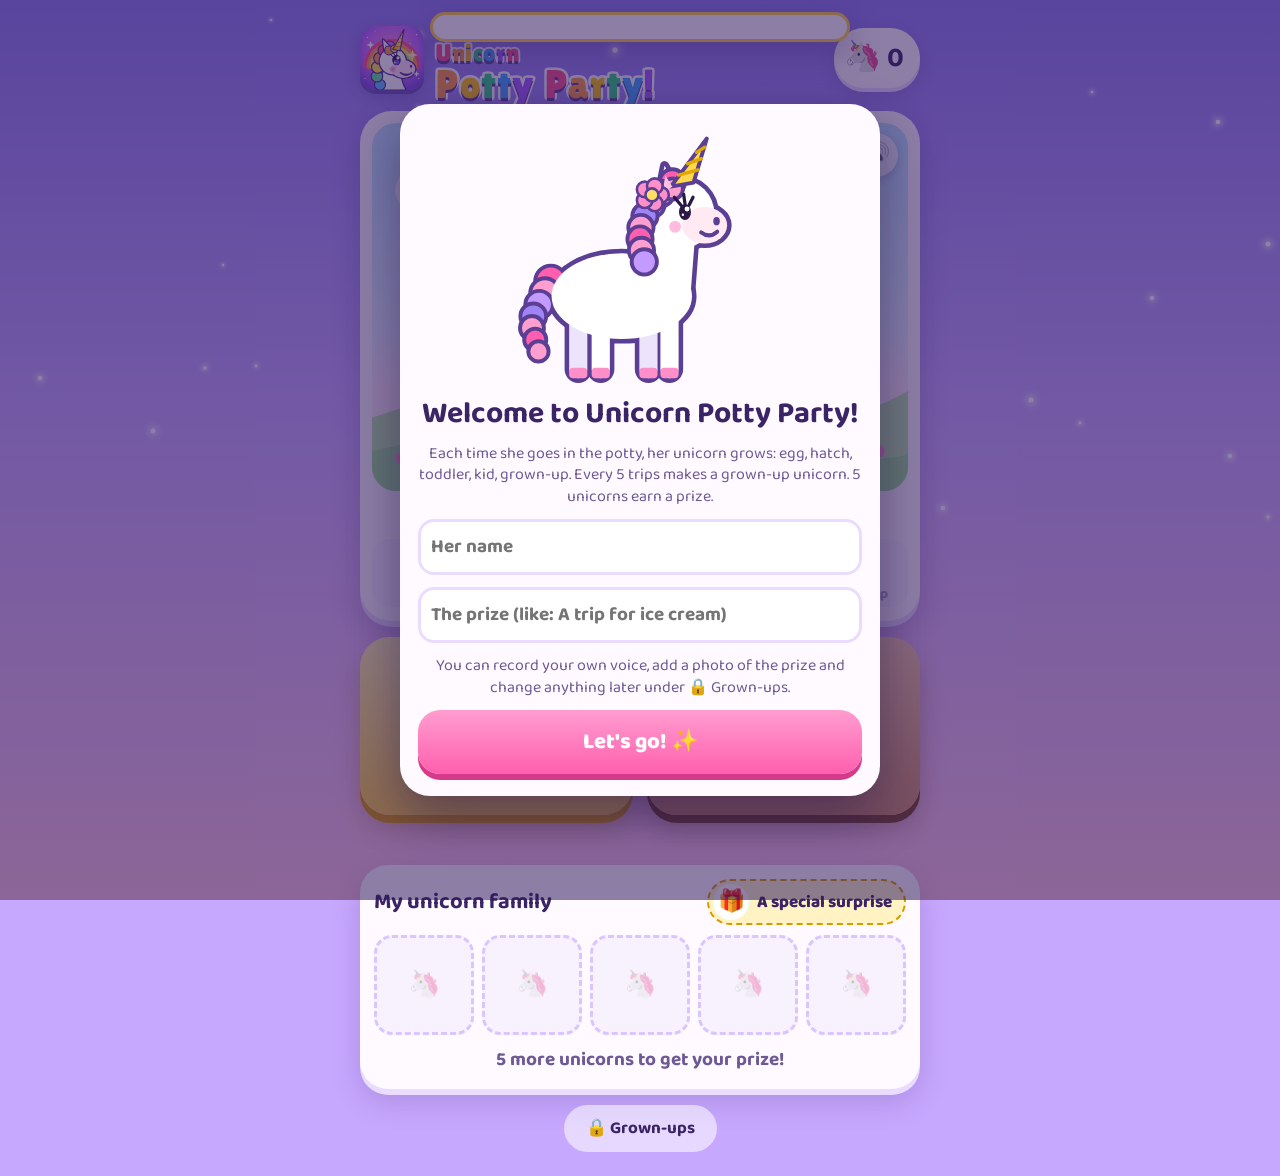
<file: potty-unicorns/index.html>
<!doctype html>
<html lang="en">
<head>
  <meta charset="utf-8" />
  <meta name="viewport" content="width=device-width, initial-scale=1, viewport-fit=cover, user-scalable=no" />
  <title>Unicorn Potty Party</title>
  <meta name="description" content="A sparkly potty training tracker: every trip to the potty grows a baby unicorn, and five grown-up unicorns earn a prize." />
  <meta name="theme-color" content="#b9a2ff" />
  <meta name="apple-mobile-web-app-capable" content="yes" />
  <meta name="mobile-web-app-capable" content="yes" />
  <meta name="apple-mobile-web-app-status-bar-style" content="default" />
  <meta name="apple-mobile-web-app-title" content="Potty Party" />
  <link rel="manifest" href="manifest.webmanifest" />
  <link rel="icon" href="icons/icon.svg" type="image/svg+xml" />
  <link rel="apple-touch-icon" href="icons/apple-touch-icon.png" />
  <link rel="preconnect" href="https://fonts.googleapis.com" />
  <link rel="preconnect" href="https://fonts.gstatic.com" crossorigin />
  <link href="https://fonts.googleapis.com/css2?family=Baloo+2:wght@500;600;700;800&family=Lilita+One&display=swap" rel="stylesheet" />
  <link rel="stylesheet" href="styles.css" />
</head>
<body>
  <div id="stars-bg" aria-hidden="true"></div>

  <header class="topbar">
    <img class="logo" src="icons/icon.svg" alt="" />
    <div class="hello">
      <div class="hello-small" id="helloSmall">Hi there!</div>
      <h1 class="wordmark" id="wordmark" aria-label="Unicorn Potty Party!"></h1>
    </div>
    <button class="herd-pill" id="herdPill" aria-label="My unicorns"><span>🦄</span><b id="herdCount">0</b></button>
  </header>

  <main id="app">
    <section class="scene-card" aria-label="My unicorn">
      <button class="scene" id="scene" aria-label="Hear about my unicorn"></button>
      <div class="caption" id="caption"></div>
      <ol class="pips" id="pips" aria-label="Unicorn growing steps"></ol>
    </section>

    <section class="potty-btns" aria-label="I went in the potty">
      <button class="potty-btn pee" id="btnPee" data-kind="pee">
        <span class="pb-ico" aria-hidden="true"><svg viewBox="0 0 100 100"><path d="M50 8 C50 8 18 48 18 66 a32 32 0 0 0 64 0 C82 48 50 8 50 8Z" fill="#ffd84d" stroke="#e0a800" stroke-width="5"/><ellipse cx="38" cy="62" rx="7" ry="11" fill="#fff6c4"/></svg></span>
        <span class="pb-word">PEE</span>
      </button>
      <button class="potty-btn poop" id="btnPoop" data-kind="poop">
        <span class="pb-ico" aria-hidden="true">💩</span>
        <span class="pb-word">POOP</span>
      </button>
    </section>
    <p class="today-line" id="todayLine"></p>
    <div class="nudge" id="nudge" role="status" aria-live="polite" hidden></div>

    <section class="herd-card" id="herdCard" aria-label="My unicorn family and prize">
      <div class="herd-head">
        <h2>My unicorn family</h2>
        <div class="prize-chip" id="prizeChip"></div>
      </div>
      <div class="herd" id="herd"></div>
      <p class="herd-note" id="herdNote"></p>
    </section>

    <button class="grownup-link" id="grownupBtn">🔒 Grown-ups</button>
  </main>

  <div id="modal" class="modal hidden" role="dialog" aria-modal="true">
    <div class="modal-card" id="modalCard"></div>
  </div>

  <canvas id="glitter" aria-hidden="true"></canvas>

  <script src="app.js"></script>
</body>
</html>
</file>
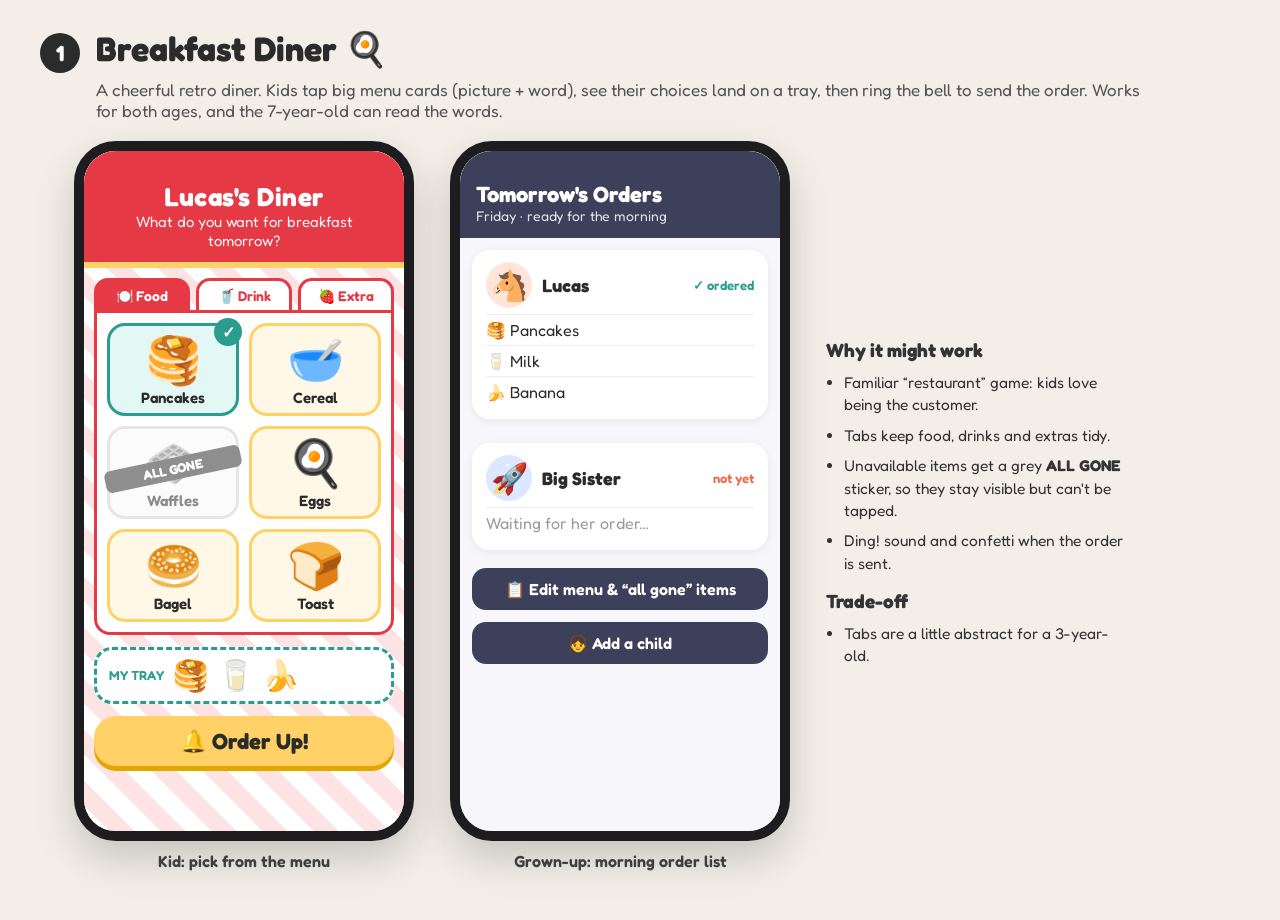
<file: mockups/1-diner.html>
<!doctype html><html><head><meta charset="utf-8"><link rel="stylesheet" href="frame.css">
<style>
.diner { background: repeating-linear-gradient(45deg,#fff 0 18px,#fde3e3 18px 36px); }
.top { background:#e63946; color:#fff; padding:30px 16px 12px; text-align:center; border-bottom:6px solid #ffd166; }
.top .t { font-size:26px; font-weight:700; letter-spacing:.5px; }
.top .k { font-size:15px; opacity:.95; }
.tabs { display:flex; gap:6px; padding:10px 10px 0; }
.tab { flex:1; text-align:center; background:#fff; border-radius:14px 14px 0 0; padding:6px 0; font-weight:600; font-size:14px; border:3px solid #e63946; border-bottom:none; color:#e63946; }
.tab.on { background:#e63946; color:#fff; }
.grid { background:#fff; margin:0 10px; border:3px solid #e63946; border-radius:0 0 16px 16px; padding:10px; display:grid; grid-template-columns:1fr 1fr; gap:10px; }
.item { border-radius:18px; background:#fff8e7; border:3px solid #ffd166; text-align:center; padding:8px 4px 6px; position:relative; }
.item .e { font-size:46px; display:block; line-height:1.15; }
.item .n { font-weight:600; font-size:15px; }
.item.pick { border-color:#2a9d8f; background:#e3f7f4; }
.item.pick::after { content:'✓'; position:absolute; top:-8px; right:-6px; background:#2a9d8f; color:#fff; width:28px; height:28px; border-radius:50%; font-weight:700; display:grid; place-items:center; }
.item.out { filter:grayscale(1); opacity:.55; }
.item.out .tag { position:absolute; top:34%; left:-6px; right:-6px; transform:rotate(-12deg); background:#333; color:#fff; font-weight:700; font-size:13px; padding:3px 0; border-radius:6px; }
.tray { margin:12px 10px 0; background:#fff; border-radius:18px; border:3px dashed #2a9d8f; padding:8px 12px; display:flex; align-items:center; gap:8px; }
.tray .lbl { font-size:13px; color:#2a9d8f; font-weight:600; }
.tray .e { font-size:30px; }
.bell { margin:12px 10px; background:#ffd166; border-radius:22px; text-align:center; font-size:22px; font-weight:700; padding:12px; box-shadow:0 5px 0 #e0a800; }
/* parent */
.par { background:#f7f7fb; }
.par .top2 { background:#3d405b; color:#fff; padding:30px 16px 14px; }
.par .top2 .t { font-size:22px; font-weight:700; }
.par .top2 .k { font-size:14px; opacity:.85; }
.card { background:#fff; margin:12px; border-radius:18px; padding:12px 14px; box-shadow:0 2px 8px rgba(0,0,0,.07); }
.who { display:flex; align-items:center; gap:10px; font-weight:700; font-size:18px; margin-bottom:6px; }
.who .av { font-size:30px; width:46px; height:46px; border-radius:50%; display:grid; place-items:center; }
.line { display:flex; justify-content:space-between; font-size:16px; padding:5px 0; border-top:1px solid #eee; }
.done { color:#2a9d8f; font-weight:600; font-size:13px; }
.wait { color:#e76f51; font-weight:600; font-size:13px; }
.btn2 { margin:6px 12px; background:#3d405b; color:#fff; text-align:center; border-radius:14px; padding:11px; font-weight:600; }
</style></head><body>
<div class="head"><div class="num">1</div><h1>Breakfast Diner <span class="e">🍳</span></h1></div>
<p class="sub">A cheerful retro diner. Kids tap big menu cards (picture + word), see their choices land on a tray, then ring the bell to send the order. Works for both ages, and the 7-year-old can read the words.</p>
<div class="row">
  <div class="col"><div class="phone"><div class="inner diner">
    <div class="top"><div class="t">Lucas's Diner</div><div class="k">What do you want for breakfast tomorrow?</div></div>
    <div class="tabs"><div class="tab on"><span class="e">🍽️</span> Food</div><div class="tab"><span class="e">🥤</span> Drink</div><div class="tab"><span class="e">🍓</span> Extra</div></div>
    <div class="grid">
      <div class="item pick"><span class="e">🥞</span><span class="n">Pancakes</span></div>
      <div class="item"><span class="e">🥣</span><span class="n">Cereal</span></div>
      <div class="item out"><span class="e">🧇</span><span class="n">Waffles</span><span class="tag">ALL GONE</span></div>
      <div class="item"><span class="e">🍳</span><span class="n">Eggs</span></div>
      <div class="item"><span class="e">🥯</span><span class="n">Bagel</span></div>
      <div class="item"><span class="e">🍞</span><span class="n">Toast</span></div>
    </div>
    <div class="tray"><span class="lbl">MY TRAY</span><span class="e">🥞</span><span class="e">🥛</span><span class="e">🍌</span></div>
    <div class="bell"><span class="e">🔔</span> Order Up!</div>
  </div></div><div class="cap">Kid: pick from the menu</div></div>

  <div class="col"><div class="phone"><div class="inner par">
    <div class="top2"><div class="t">Tomorrow's Orders</div><div class="k">Friday · ready for the morning</div></div>
    <div class="card"><div class="who"><span class="av e" style="background:#ffe5d9">🐴</span>Lucas <span class="done" style="margin-left:auto">✓ ordered</span></div>
      <div class="line"><span><span class="e">🥞</span> Pancakes</span></div>
      <div class="line"><span><span class="e">🥛</span> Milk</span></div>
      <div class="line"><span><span class="e">🍌</span> Banana</span></div></div>
    <div class="card"><div class="who"><span class="av e" style="background:#dde7ff">🚀</span>Big Sister <span class="wait" style="margin-left:auto">not yet</span></div>
      <div class="line" style="color:#999"><span>Waiting for her order…</span></div></div>
    <div class="btn2"><span class="e">📋</span> Edit menu &amp; “all gone” items</div>
    <div class="btn2"><span class="e">👧</span> Add a child</div>
  </div></div><div class="cap">Grown-up: morning order list</div></div>

  <div class="notes"><h3>Why it might work</h3><ul>
    <li>Familiar “restaurant” game: kids love being the customer.</li>
    <li>Tabs keep food, drinks and extras tidy.</li>
    <li>Unavailable items get a grey <b>ALL GONE</b> sticker, so they stay visible but can't be tapped.</li>
    <li>Ding! sound and confetti when the order is sent.</li>
  </ul><h3 style="margin-top:12px">Trade-off</h3><ul><li>Tabs are a little abstract for a 3-year-old.</li></ul></div>
</div>
</body></html>
</file>
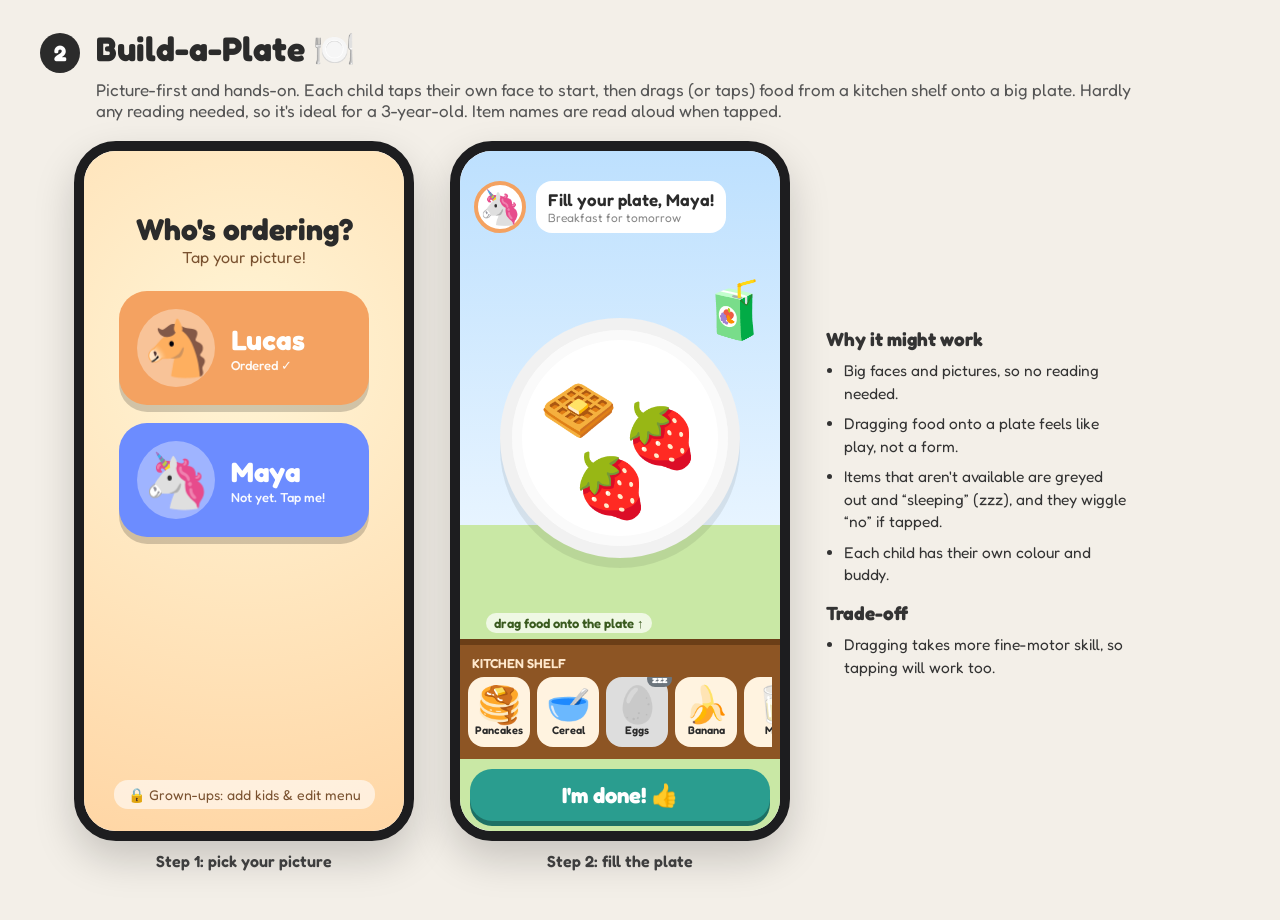
<file: mockups/2-plate.html>
<!doctype html><html><head><meta charset="utf-8"><link rel="stylesheet" href="frame.css">
<style>
.k1 { background:linear-gradient(#bde0fe,#e7f4ff 55%,#c9e8a5 55%); }
.hdr { padding:30px 14px 4px; display:flex; align-items:center; gap:10px; }
.hdr .av { font-size:34px; background:#fff; border-radius:50%; width:52px; height:52px; display:grid; place-items:center; border:4px solid #f4a261; }
.bub { background:#fff; border-radius:16px; padding:8px 12px; font-size:17px; font-weight:600; position:relative; }
.bub small { display:block; font-weight:400; font-size:12px; color:#888; }
.table { flex:1; display:grid; place-items:center; position:relative; }
.plate { width:240px; height:240px; border-radius:50%; background:#fff; border:12px solid #f1f1f1; box-shadow:0 10px 0 rgba(0,0,0,.08), inset 0 0 0 10px #fafafa; position:relative; }
.plate .e { position:absolute; font-size:62px; }
.cup { position:absolute; right:10px; top:40px; font-size:56px; }
.drag { position:absolute; left:26px; bottom:6px; font-size:13px; color:#3a5a1f; font-weight:600; background:rgba(255,255,255,.7); padding:2px 8px; border-radius:10px; }
.shelf { background:#8d5524; padding:10px 8px 12px; border-top:6px solid #6b3e17; }
.shelf .lab { color:#ffe8cc; font-size:13px; font-weight:600; margin:0 0 6px 4px; }
.items { display:flex; gap:7px; overflow:hidden; }
.it { flex:0 0 62px; height:70px; background:#fff3e0; border-radius:16px; display:flex; flex-direction:column; align-items:center; justify-content:center; position:relative; }
.it .e { font-size:36px; line-height:1; }
.it span.n { font-size:11px; font-weight:600; }
.it.out { background:#ddd; }
.it.out .e { filter:grayscale(1); opacity:.4; }
.it.out .z { position:absolute; top:-6px; right:-4px; background:#6c757d; color:#fff; font-size:10px; font-weight:700; padding:2px 5px; border-radius:8px; }
.go { background:#2a9d8f; color:#fff; text-align:center; font-size:22px; font-weight:700; padding:13px; margin:10px; border-radius:22px; box-shadow:0 5px 0 #1d7065; }
/* picker */
.pick { background:radial-gradient(circle at 50% 30%,#fff5d6,#ffd6a5); align-items:center; }
.pick h2 { margin-top:60px; font-size:30px; text-align:center; }
.pick p { font-size:16px; color:#7a5230; margin-bottom:24px; }
.kid { width:250px; border-radius:28px; padding:18px; margin-bottom:18px; display:flex; align-items:center; gap:16px; font-size:28px; font-weight:700; color:#fff; box-shadow:0 7px 0 rgba(0,0,0,.18); }
.kid .e { font-size:54px; background:rgba(255,255,255,.35); border-radius:50%; width:78px; height:78px; display:grid; place-items:center; }
.kid small { display:block; font-size:13px; font-weight:500; opacity:.95; }
.lock { position:absolute; bottom:22px; font-size:14px; color:#7a5230; background:rgba(255,255,255,.6); padding:6px 14px; border-radius:14px; }
</style></head><body>
<div class="head"><div class="num">2</div><h1>Build-a-Plate <span class="e">🍽️</span></h1></div>
<p class="sub">Picture-first and hands-on. Each child taps their own face to start, then drags (or taps) food from a kitchen shelf onto a big plate. Hardly any reading needed, so it's ideal for a 3-year-old. Item names are read aloud when tapped.</p>
<div class="row">
  <div class="col"><div class="phone"><div class="inner pick">
    <h2>Who's ordering?</h2><p>Tap your picture!</p>
    <div class="kid" style="background:#f4a261"><span class="e">🐴</span><div>Lucas<small>Ordered ✓</small></div></div>
    <div class="kid" style="background:#6c8cff"><span class="e">🦄</span><div>Maya<small>Not yet. Tap me!</small></div></div>
    <div class="lock"><span class="e">🔒</span> Grown-ups: add kids &amp; edit menu</div>
  </div></div><div class="cap">Step 1: pick your picture</div></div>

  <div class="col"><div class="phone"><div class="inner k1">
    <div class="hdr"><div class="av e">🦄</div><div class="bub">Fill your plate, Maya!<small>Breakfast for tomorrow</small></div></div>
    <div class="table">
      <div class="plate"><span class="e" style="left:28px;top:44px">🧇</span><span class="e" style="left:110px;top:70px">🍓</span><span class="e" style="left:60px;top:120px">🍓</span></div>
      <div class="cup e">🧃</div>
      <div class="drag">drag food onto the plate ↑</div>
    </div>
    <div class="shelf"><div class="lab">KITCHEN SHELF</div><div class="items">
      <div class="it"><span class="e">🥞</span><span class="n">Pancakes</span></div>
      <div class="it"><span class="e">🥣</span><span class="n">Cereal</span></div>
      <div class="it out"><span class="e">🥚</span><span class="n">Eggs</span><span class="z">zzz</span></div>
      <div class="it"><span class="e">🍌</span><span class="n">Banana</span></div>
      <div class="it"><span class="e">🥛</span><span class="n">Milk</span></div>
    </div></div>
    <div class="go">I'm done! <span class="e">👍</span></div>
  </div></div><div class="cap">Step 2: fill the plate</div></div>

  <div class="notes"><h3>Why it might work</h3><ul>
    <li>Big faces and pictures, so no reading needed.</li>
    <li>Dragging food onto a plate feels like play, not a form.</li>
    <li>Items that aren't available are greyed out and “sleeping” (zzz), and they wiggle “no” if tapped.</li>
    <li>Each child has their own colour and buddy.</li>
  </ul><h3 style="margin-top:12px">Trade-off</h3><ul><li>Dragging takes more fine-motor skill, so tapping will work too.</li></ul></div>
</div>
</body></html>
</file>
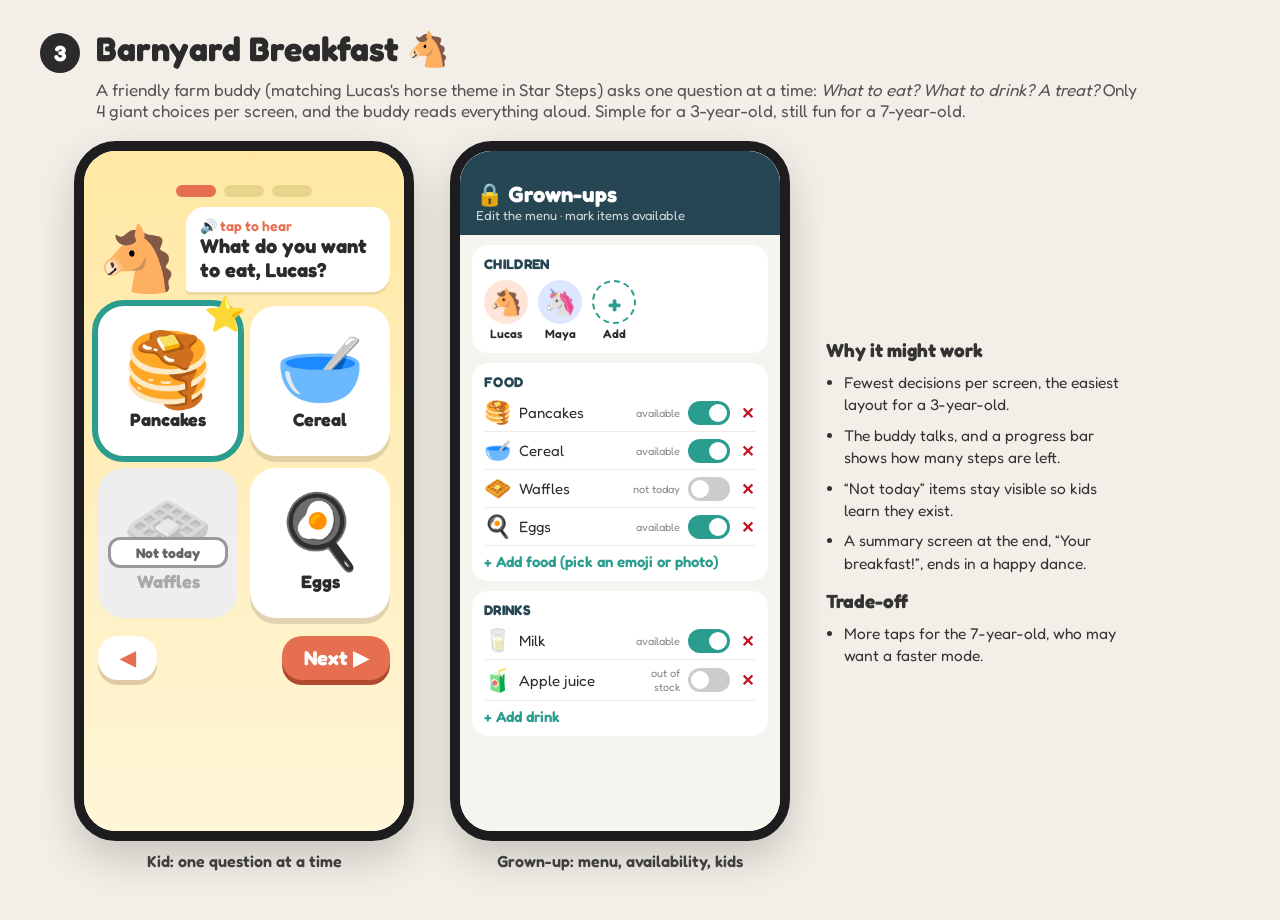
<file: mockups/3-farm.html>
<!doctype html><html><head><meta charset="utf-8"><link rel="stylesheet" href="frame.css">
<style>
.farm { background:linear-gradient(#ffe8a3,#fff6d8); }
.dots { display:flex; justify-content:center; gap:8px; padding:34px 0 6px; }
.dots i { width:40px; height:12px; border-radius:6px; background:#e8d48a; display:block; }
.dots i.on { background:#e76f51; }
.buddy { display:flex; align-items:flex-end; gap:8px; padding:4px 14px 8px; }
.buddy .e { font-size:64px; line-height:1; }
.say { background:#fff; border-radius:18px 18px 18px 4px; padding:10px 14px; font-size:20px; font-weight:700; box-shadow:0 3px 0 rgba(0,0,0,.08); }
.say .spk { font-size:14px; color:#e76f51; display:block; font-weight:600; }
.big { display:grid; grid-template-columns:1fr 1fr; gap:12px; padding:6px 14px; }
.ch { height:150px; border-radius:26px; background:#fff; display:flex; flex-direction:column; align-items:center; justify-content:center; box-shadow:0 6px 0 rgba(0,0,0,.12); position:relative; }
.ch .e { font-size:72px; line-height:1.05; }
.ch .n { font-size:18px; font-weight:700; }
.ch.out { background:#eee; box-shadow:none; }
.ch.out .e,.ch.out .n { opacity:.35; filter:grayscale(1); }
.ch.out .s { position:absolute; inset:auto 10px 50px; background:#fff; border:3px solid #999; color:#666; font-size:14px; font-weight:700; text-align:center; border-radius:12px; padding:4px; }
.ch.sel { outline:6px solid #2a9d8f; }
.ch.sel::after { content:'⭐'; font-family:'Noto Color Emoji'; position:absolute; top:-12px; right:-8px; font-size:34px; }
.nav { display:flex; justify-content:space-between; padding:12px 14px; }
.nav div { background:#e76f51; color:#fff; font-size:20px; font-weight:700; border-radius:20px; padding:10px 22px; box-shadow:0 5px 0 #b24a30; }
.nav .bk { background:#fff; color:#e76f51; box-shadow:0 5px 0 #e2c9a3; }
/* admin */
.adm { background:#f6f4ef; }
.adm .bar { background:#264653; color:#fff; padding:30px 16px 12px; }
.adm .bar .t { font-size:22px; font-weight:700; }
.adm .bar .k { font-size:13px; opacity:.8; }
.sec { margin:10px 12px 0; background:#fff; border-radius:16px; padding:8px 12px; }
.sec h4 { font-size:14px; color:#264653; margin:2px 0 4px; letter-spacing:.3px; }
.r { display:flex; align-items:center; gap:8px; padding:6px 0; border-top:1px solid #f0ece4; font-size:15px; }
.r:first-of-type { border-top:none; }
.r .e { font-size:22px; }
.r .nm { flex:1; }
.tg { width:42px; height:24px; border-radius:12px; background:#2a9d8f; position:relative; }
.tg::after { content:''; position:absolute; right:3px; top:3px; width:18px; height:18px; border-radius:50%; background:#fff; }
.tg.off { background:#ccc; }
.tg.off::after { right:auto; left:3px; }
.av-l { font-size:11px; color:#888; width:56px; text-align:right; }
.x { color:#c1121f; font-weight:700; font-size:16px; width:18px; text-align:center; }
.add { color:#2a9d8f; font-weight:600; font-size:15px; padding:6px 0 2px; border-top:1px solid #f0ece4; }
.kids { display:flex; gap:10px; align-items:center; padding:4px 0; }
.kc { text-align:center; font-size:12px; font-weight:600; }
.kc .e { font-size:26px; width:44px; height:44px; border-radius:50%; display:grid; place-items:center; margin:0 auto 2px; }
.kc.plus .e { border:2px dashed #2a9d8f; color:#2a9d8f; font-family:'Fredoka'; font-size:26px; }
</style></head><body>
<div class="head"><div class="num">3</div><h1>Barnyard Breakfast <span class="e">🐴</span></h1></div>
<p class="sub">A friendly farm buddy (matching Lucas's horse theme in Star Steps) asks one question at a time: <i>What to eat? What to drink? A treat?</i> Only 4 giant choices per screen, and the buddy reads everything aloud. Simple for a 3-year-old, still fun for a 7-year-old.</p>
<div class="row">
  <div class="col"><div class="phone"><div class="inner farm">
    <div class="dots"><i class="on"></i><i></i><i></i></div>
    <div class="buddy"><span class="e">🐴</span><div class="say"><span class="spk">🔊 tap to hear</span>What do you want to eat, Lucas?</div></div>
    <div class="big">
      <div class="ch sel"><span class="e">🥞</span><span class="n">Pancakes</span></div>
      <div class="ch"><span class="e">🥣</span><span class="n">Cereal</span></div>
      <div class="ch out"><span class="e">🧇</span><span class="n">Waffles</span><span class="s">Not today</span></div>
      <div class="ch"><span class="e">🍳</span><span class="n">Eggs</span></div>
    </div>
    <div class="nav"><div class="bk">◀</div><div>Next ▶</div></div>
  </div></div><div class="cap">Kid: one question at a time</div></div>

  <div class="col"><div class="phone"><div class="inner adm">
    <div class="bar"><div class="t"><span class="e">🔒</span> Grown-ups</div><div class="k">Edit the menu · mark items available</div></div>
    <div class="sec"><h4>CHILDREN</h4><div class="kids">
      <div class="kc"><span class="e" style="background:#ffe5d9">🐴</span>Lucas</div>
      <div class="kc"><span class="e" style="background:#dde7ff">🦄</span>Maya</div>
      <div class="kc plus"><span class="e">+</span>Add</div></div></div>
    <div class="sec"><h4>FOOD</h4>
      <div class="r"><span class="e">🥞</span><span class="nm">Pancakes</span><span class="av-l">available</span><span class="tg"></span><span class="x">✕</span></div>
      <div class="r"><span class="e">🥣</span><span class="nm">Cereal</span><span class="av-l">available</span><span class="tg"></span><span class="x">✕</span></div>
      <div class="r"><span class="e">🧇</span><span class="nm">Waffles</span><span class="av-l">not today</span><span class="tg off"></span><span class="x">✕</span></div>
      <div class="r"><span class="e">🍳</span><span class="nm">Eggs</span><span class="av-l">available</span><span class="tg"></span><span class="x">✕</span></div>
      <div class="add">+ Add food (pick an emoji or photo)</div></div>
    <div class="sec"><h4>DRINKS</h4>
      <div class="r"><span class="e">🥛</span><span class="nm">Milk</span><span class="av-l">available</span><span class="tg"></span><span class="x">✕</span></div>
      <div class="r"><span class="e">🧃</span><span class="nm">Apple juice</span><span class="av-l">out of stock</span><span class="tg off"></span><span class="x">✕</span></div>
      <div class="add">+ Add drink</div></div>
  </div></div><div class="cap">Grown-up: menu, availability, kids</div></div>

  <div class="notes"><h3>Why it might work</h3><ul>
    <li>Fewest decisions per screen, the easiest layout for a 3-year-old.</li>
    <li>The buddy talks, and a progress bar shows how many steps are left.</li>
    <li>“Not today” items stay visible so kids learn they exist.</li>
    <li>A summary screen at the end, “Your breakfast!”, ends in a happy dance.</li>
  </ul><h3 style="margin-top:12px">Trade-off</h3><ul><li>More taps for the 7-year-old, who may want a faster mode.</li></ul></div>
</div>
</body></html>
</file>
<file: potty-unicorns/styles.css>
/* Potty Unicorns. One look on every phone: a pastel twilight sky over a meadow. */
:root {
  --sky-top: #8f7cf0;
  --sky-mid: #c7a8ff;
  --sky-low: #ffc6e3;
  --ink: #3b2466;
  --ink-soft: #6d5a95;
  --card: #fffaff;
  --card-line: #eadcff;
  --pink: #ff5fae;
  --pink-deep: #d63a8a;
  --gold: #ffcf3d;
  --gold-deep: #d99a00;
  --mint: #7fe3c6;
  --brown: #a86b3c;
  --brown-deep: #7b4520;
  --grass: #9be08a;
  --grass-deep: #6cc26a;
  --display: 'Lilita One', 'Baloo 2', ui-rounded, 'Arial Rounded MT Bold', system-ui, sans-serif;
  --font: 'Baloo 2', 'Nunito', ui-rounded, 'Arial Rounded MT Bold', system-ui, sans-serif;
  color-scheme: light;
}

* { box-sizing: border-box; -webkit-tap-highlight-color: transparent; }
/* No double-tap-to-zoom: on iPhone it swallows quick taps on the buttons. */
html, body, button, .scene, .herd-card { touch-action: manipulation; }
html, body { margin: 0; }
html { background: #c7a8ff; }
body {
  min-height: 100vh;
  font-family: var(--font);
  color: var(--ink);
  background: linear-gradient(180deg, var(--sky-top) 0%, var(--sky-mid) 45%, var(--sky-low) 100%) fixed;
  background-color: var(--sky-mid);
  padding-top: env(safe-area-inset-top, 0px);
  padding-bottom: calc(24px + env(safe-area-inset-bottom, 0px));
  padding-left: max(16px, env(safe-area-inset-left, 0px));
  padding-right: max(16px, env(safe-area-inset-right, 0px));
  -webkit-user-select: none; user-select: none;
  overflow-x: hidden;
}
button { font-family: inherit; color: inherit; cursor: pointer; }
button:focus-visible, input:focus-visible { outline: 4px solid var(--gold); outline-offset: 3px; }

/* Twinkling stars behind everything */
#stars-bg { position: fixed; inset: 0; pointer-events: none; z-index: 0; }
#stars-bg i {
  position: absolute; width: 4px; height: 4px; border-radius: 50%; background: #fff;
  box-shadow: 0 0 6px 2px rgba(255, 255, 255, .7);
  animation: twinkle 3s ease-in-out infinite;
}
@keyframes twinkle { 0%, 100% { opacity: .2; transform: scale(.6); } 50% { opacity: 1; transform: scale(1.2); } }

.topbar, main { position: relative; z-index: 1; max-width: 560px; margin: 0 auto; }

.topbar { display: flex; align-items: center; gap: 12px; padding-block: 14px 8px; }
.hello { flex: 1; min-width: 0; }
.hello-small { font-size: 18px; font-weight: 600; color: #fff; text-shadow: 0 1px 2px rgba(59, 36, 102, .35); }
.logo {
  width: clamp(52px, 15vw, 64px); height: clamp(52px, 15vw, 64px); flex: none; border-radius: 16px;
  box-shadow: 0 4px 0 rgba(74, 42, 138, .45), 0 6px 16px rgba(59, 36, 102, .3);
  animation: logo-bob 3s ease-in-out infinite;
}
@keyframes logo-bob { 50% { transform: translateY(-3px) rotate(-4deg); } }
/* Rainbow title: every letter its own color, with a white outline and a little hop. */
.wordmark { margin: 0; font-family: var(--display); font-weight: 400; line-height: .95; letter-spacing: .5px; display: flex; flex-direction: column; }
.wordmark .line { display: block; white-space: nowrap; }
.wordmark .line.small { font-size: clamp(18px, 5vw, 24px); }
.wordmark .line.small .ch { -webkit-text-stroke-width: 4px; }
.wordmark .line.big { font-size: clamp(26px, 7.4vw, 40px); }
.wordmark .ch {
  display: inline-block; color: var(--c);
  -webkit-text-stroke: 5px #fff; paint-order: stroke fill;
  text-shadow: 0 3px 0 #5b3f94;
  animation: hop 2.4s ease-in-out infinite; animation-delay: calc(var(--i) * 70ms);
}
.wordmark .sp { display: inline-block; width: .28em; }
@keyframes hop { 0%, 30%, 100% { transform: translateY(0); } 15% { transform: translateY(-5px) rotate(-4deg); } }
@keyframes shimmer { to { background-position: -200% 0; } }
.herd-pill {
  display: flex; align-items: center; gap: 6px; border: 0; border-radius: 999px;
  padding: 6px 16px 6px 10px; background: var(--card); box-shadow: 0 4px 0 var(--card-line), 0 6px 18px rgba(59, 36, 102, .2);
  font-size: 28px; font-weight: 800;
}
.herd-pill span { font-size: 30px; }
.herd-pill.bump { animation: bump .5s ease; }
@keyframes bump { 40% { transform: scale(1.3) rotate(-6deg); } }

main { display: flex; flex-direction: column; gap: 16px; }

/* ---------- Scene ---------- */
.scene-card {
  background: var(--card); border-radius: 32px; padding: 12px 12px 14px;
  box-shadow: 0 6px 0 var(--card-line), 0 12px 30px rgba(59, 36, 102, .22);
  display: flex; flex-direction: column; gap: 8px;
}
.scene {
  position: relative; display: block; width: 100%; aspect-ratio: 16 / 11; max-width: 100%;
  border: 0; padding: 0; border-radius: 24px; overflow: hidden;
  background: linear-gradient(180deg, #b8e4ff 0%, #e4f4ff 55%, #fff0f8 72%);
}
.scene svg.bg { position: absolute; inset: 0; width: 100%; height: 100%; }
.scene .actors { position: absolute; inset: 0; display: flex; align-items: flex-end; justify-content: center; gap: 2%; padding: 0 6% 7%; }
.scene .actor { display: block; height: auto; }
.scene .actor.mom { width: 46%; }
.scene .actor.kid { width: 34%; }
.scene .actor.kid.rock { width: 44%; } /* the just-hatched baby, big enough to see her paci */
.scene .actor.pop { animation: pop .9s cubic-bezier(.2, 1.6, .4, 1); transform-origin: 50% 100%; }
@keyframes pop { 0% { transform: scale(.3); } 60% { transform: scale(1.12); } 100% { transform: scale(1); } }
.scene .actor.bob { animation: bob 2.8s ease-in-out infinite; transform-origin: 50% 100%; }
@keyframes bob { 50% { transform: translateY(-2%); } }
.actor.rock .paci { animation: suck .7s ease-in-out infinite; transform-box: fill-box; transform-origin: 30% 50%; }
@keyframes suck { 50% { transform: translateX(-4%) scale(.93); } }
/* Unicorn dance: two little hops with a happy wiggle, then a rest, so it stays cheerful without being busy. */
.dance { animation: dance 4.2s ease-in-out infinite; animation-delay: var(--d, 0s); transform-origin: 50% 96%; }
.dance.big { animation-duration: 2s; }
@keyframes dance {
  0%, 36%, 100% { transform: translateY(0) scaleY(1) rotate(0); }
  4% { transform: translateY(0) scaleY(.94); }
  11% { transform: translateY(-8%) scaleY(1.03) rotate(-3deg); }
  18% { transform: translateY(0) scaleY(.95) rotate(0); }
  25% { transform: translateY(-5%) scaleY(1.02) rotate(3deg); }
  31% { transform: translateY(0) scaleY(.97) rotate(0); }
}
/* A single jump when she taps a unicorn. */
.jump { animation: jump .55s cubic-bezier(.3, 1.6, .5, 1) var(--jd, 0s) 1 both !important; transform-origin: 50% 96%; }
@keyframes jump { 0% { transform: translateY(0) scaleY(.9); } 45% { transform: translateY(-16%) scaleY(1.05); } 100% { transform: translateY(0); } }
/* Music notes floating up while the unicorns dance */
.scene .notes { position: absolute; inset: 0; pointer-events: none; }
.scene .notes i {
  position: absolute; bottom: 30%; font-style: normal; font-weight: 800; font-size: clamp(18px, 6vw, 28px);
  color: #a35cff; text-shadow: 0 0 0 #fff, 0 2px 0 #fff; opacity: 0;
  animation: note 6.4s ease-out infinite;
}
.scene .notes i:nth-child(1) { left: 18%; }
.scene .notes i:nth-child(2) { left: 42%; color: #ff4f8b; animation-delay: 1.6s; }
.scene .notes i:nth-child(3) { left: 62%; color: #2fa8ff; animation-delay: 3.2s; }
.scene .notes i:nth-child(4) { left: 80%; color: #ff9a3c; animation-delay: 4.8s; }
@keyframes note {
  0% { opacity: 0; transform: translate(0, 0) rotate(-10deg) scale(.6); }
  15% { opacity: 1; }
  100% { opacity: 0; transform: translate(14px, -120%) rotate(15deg) scale(1.1); }
}
.scene .actor.wobble { animation: wobble 2.2s ease-in-out infinite; transform-origin: 50% 90%; }
@keyframes wobble { 0%, 60%, 100% { transform: rotate(0); } 70% { transform: rotate(-8deg); } 80% { transform: rotate(7deg); } 90% { transform: rotate(-4deg); } }
.scene .tap-hint {
  position: absolute; top: 10px; right: 10px; width: 44px; height: 44px; border-radius: 50%;
  display: grid; place-items: center; font-size: 22px; background: rgba(255, 255, 255, .85);
  box-shadow: 0 3px 8px rgba(59, 36, 102, .2);
}

.caption { text-align: center; font-size: clamp(22px, 6vw, 28px); font-weight: 800; line-height: 1.15; text-wrap: balance; padding: 0 6px; }

.pips { list-style: none; margin: 0; padding: 0; display: grid; grid-template-columns: repeat(5, 1fr); gap: 6px; }
.pips li {
  display: flex; flex-direction: column; align-items: center; gap: 0;
  border-radius: 16px; padding: 4px 2px 2px; background: #f4ecff; color: var(--ink-soft);
  font-size: clamp(11px, 3.2vw, 14px); font-weight: 800; white-space: nowrap; opacity: .55;
}
.pips li svg { width: 100%; max-width: 54px; height: 40px; }
.pips li.done { opacity: 1; background: #ffe6f4; color: var(--pink-deep); }
.pips li.now { opacity: 1; background: linear-gradient(180deg, #fff6c9, #ffe28a); color: var(--ink); box-shadow: 0 0 0 3px var(--gold), 0 0 14px rgba(255, 207, 61, .8); }

/* ---------- Potty buttons ---------- */
.potty-btns { display: grid; grid-template-columns: 1fr 1fr; gap: 14px; }
.potty-btn {
  border: 0; border-radius: 30px; padding: 14px 8px 12px;
  display: flex; flex-direction: column; align-items: center; gap: 2px;
  font-size: clamp(30px, 9vw, 40px); font-weight: 800; letter-spacing: 2px;
  transition: transform .08s ease;
}
.potty-btn .pb-ico { font-size: clamp(64px, 20vw, 86px); line-height: 1; display: block; }
.potty-btn .pb-ico svg { width: 1em; height: 1em; display: block; }
.potty-btn.pee { background: linear-gradient(180deg, #fff3a8, var(--gold)); color: #6b4a00; box-shadow: 0 8px 0 var(--gold-deep), 0 14px 24px rgba(160, 110, 0, .3); }
.potty-btn.poop { background: linear-gradient(180deg, #f3c9a2, #d39260); color: #4d2a10; box-shadow: 0 8px 0 var(--brown-deep), 0 14px 24px rgba(120, 60, 20, .3); }
.potty-btn:active { transform: translateY(6px); box-shadow: 0 2px 0 rgba(0, 0, 0, .25); }
.potty-btn.waiting { filter: saturate(.4); }
/* Friendly bubble when a button was just tapped */
.nudge {
  position: fixed; z-index: 30; left: 50%; top: calc(12px + env(safe-area-inset-top, 0px));
  pointer-events: none; /* never blocks a tap on the buttons */
  transform: translateX(-50%); width: min(92vw, 420px);
  display: flex; align-items: center; gap: 12px;
  background: var(--card); border: 3px solid var(--gold); border-radius: 24px; padding: 12px 16px;
  box-shadow: 0 10px 30px rgba(59, 36, 102, .35);
  animation: nudge-in .35s cubic-bezier(.2, 1.5, .4, 1);
}
.nudge .n-ico { font-size: 40px; line-height: 1; flex: none; }
.nudge .n-text { min-width: 0; }
.nudge b { display: block; font-size: 20px; line-height: 1.15; }
.nudge small { display: block; font-size: 14px; color: var(--ink-soft); line-height: 1.25; margin-top: 2px; }
@keyframes nudge-in { from { transform: translate(-50%, -30px); opacity: 0; } }
.today-line { margin: -4px 0 0; text-align: center; font-size: 18px; font-weight: 700; color: #fff; text-shadow: 0 1px 2px rgba(59, 36, 102, .4); min-height: 1.2em; }

/* ---------- Herd ---------- */
.herd-card {
  background: var(--card); border-radius: 28px; padding: 14px;
  box-shadow: 0 6px 0 var(--card-line), 0 12px 30px rgba(59, 36, 102, .2);
  display: flex; flex-direction: column; gap: 10px; cursor: pointer;
}
.herd-head { display: flex; align-items: center; justify-content: space-between; gap: 10px; flex-wrap: wrap; }
.herd-head h2 { margin: 0; font-size: 22px; line-height: 1.1; }
.prize-chip {
  display: flex; align-items: center; gap: 8px; min-width: 0; max-width: 100%;
  background: #fff3c4; border: 2px dashed var(--gold-deep); border-radius: 999px; padding: 3px 12px 3px 4px;
  font-weight: 800; font-size: 17px;
}
.prize-chip .pz-pic { width: 36px; height: 36px; border-radius: 50%; display: grid; place-items: center; font-size: 22px; background: #fff; overflow: hidden; flex: none; }
.prize-chip .pz-pic img { width: 100%; height: 100%; object-fit: cover; }
.prize-chip span:last-child { overflow: hidden; text-overflow: ellipsis; white-space: nowrap; }
.herd { display: grid; gap: 8px; grid-template-columns: repeat(5, 1fr); }
.herd .slot {
  aspect-ratio: 1; border-radius: 18px; border: 3px dashed #d9c6ff; background: #f8f2ff;
  display: grid; place-items: center; overflow: hidden; max-width: 100%;
}
.herd .slot svg { width: 92%; height: 92%; }
.herd .slot.filled { border: 3px solid #ffd2ec; background: radial-gradient(circle at 50% 30%, #fff 0%, #ffeef8 70%); }
.herd .slot.new { animation: pop .9s cubic-bezier(.2, 1.6, .4, 1); }
.herd .slot .empty { font-size: 26px; opacity: .35; }
.herd-note { margin: 0; text-align: center; font-size: 19px; font-weight: 700; color: var(--ink-soft); text-wrap: balance; }
.herd-card.ready { box-shadow: 0 6px 0 var(--gold-deep), 0 0 0 4px var(--gold), 0 0 30px rgba(255, 207, 61, .9); }

.grownup-link {
  align-self: center; border: 0; background: rgba(255, 255, 255, .55); border-radius: 999px;
  padding: 10px 22px; font-size: 17px; font-weight: 700; color: var(--ink);
}

/* ---------- Modal ---------- */
.modal {
  position: fixed; inset: 0; z-index: 20; display: grid; place-items: center;
  background: rgba(46, 24, 92, .55);
  padding: calc(16px + env(safe-area-inset-top, 0px)) max(16px, env(safe-area-inset-right, 0px)) calc(16px + env(safe-area-inset-bottom, 0px)) max(16px, env(safe-area-inset-left, 0px));
}
.modal.hidden { display: none; }
.modal-card {
  width: 100%; max-width: 480px; max-height: 100%; overflow-y: auto; -webkit-overflow-scrolling: touch;
  background: var(--card); border-radius: 30px; padding: 22px 18px;
  box-shadow: 0 20px 50px rgba(30, 10, 70, .45);
  display: flex; flex-direction: column; gap: 12px; text-align: center;
  animation: card-in .35s cubic-bezier(.2, 1.4, .4, 1);
}
@keyframes card-in { from { transform: scale(.85); opacity: 0; } }
.modal-card h2 { margin: 0; font-size: 30px; line-height: 1.1; text-wrap: balance; }
.modal-card h3 { margin: 6px 0 0; font-size: 20px; text-align: left; }
.modal-card p { margin: 0; font-size: 18px; line-height: 1.35; }
.modal-card .muted { color: var(--ink-soft); font-size: 16px; }
.modal-card .hero-pic { width: 70%; max-width: 260px; margin: 0 auto; }
.modal-card .hero-pic svg { width: 100%; height: auto; display: block; }
.modal-card .prize-photo { width: 60%; max-width: 220px; aspect-ratio: 1; margin: 0 auto; border-radius: 24px; object-fit: cover; border: 4px solid var(--gold); }
.modal-card .huge { font-size: 90px; line-height: 1; }

.big-btn {
  border: 0; border-radius: 22px; padding: 14px 20px; font-size: 22px; font-weight: 800;
  background: linear-gradient(180deg, #c9b5ff, #9f84f5); color: #fff; box-shadow: 0 6px 0 #6f55c9;
}
.big-btn.pink { background: linear-gradient(180deg, #ff9dd0, var(--pink)); box-shadow: 0 6px 0 var(--pink-deep); }
.big-btn.gold { background: linear-gradient(180deg, #fff09a, var(--gold)); color: #5a3d00; box-shadow: 0 6px 0 var(--gold-deep); }
.big-btn:active { transform: translateY(4px); box-shadow: 0 2px 0 rgba(0, 0, 0, .25); }
.link-btn { border: 0; background: none; font-size: 17px; font-weight: 700; color: var(--ink-soft); text-decoration: underline; padding: 8px; }

/* Gate */
.gate .q { font-size: 44px; font-weight: 800; }
input[type="number"], input[type="text"] {
  width: 100%; font: inherit; font-size: 24px; font-weight: 700; text-align: center; color: var(--ink);
  border: 3px solid var(--card-line); border-radius: 16px; padding: 10px; background: #fff;
}
input[type="text"] { font-size: 19px; text-align: left; }

/* Grown-ups panel */
.gp { text-align: left; gap: 14px; }
.gp .gp-top { display: flex; align-items: center; justify-content: space-between; gap: 8px; }
.gp .gp-top h2 { font-size: 26px; }
.gp .x-btn { border: 0; background: #f1e9ff; border-radius: 50%; width: 44px; height: 44px; font-size: 22px; flex: none; }
.gp section { display: flex; flex-direction: column; gap: 8px; padding-top: 12px; border-top: 2px solid #f1e9ff; }
.gp label { font-weight: 700; font-size: 16px; color: var(--ink-soft); }
.gp .row { display: flex; gap: 8px; align-items: center; flex-wrap: wrap; }
.gp .row > * { min-width: 0; }
.gp .small-btn {
  border: 0; border-radius: 14px; padding: 10px 14px; font-size: 16px; font-weight: 800;
  background: #efe6ff; color: var(--ink); box-shadow: 0 3px 0 #d6c6fb;
}
.gp .small-btn.pink { background: #ffe0f0; box-shadow: 0 3px 0 #f5b3d6; }
.gp .small-btn.danger { background: #ffe1e1; color: #a12222; box-shadow: 0 3px 0 #f2b1b1; }
.gp .small-btn:disabled { opacity: .45; }
.gp .toggle { display: flex; align-items: center; justify-content: space-between; gap: 12px; font-size: 18px; font-weight: 700; }
.gp .toggle button { min-width: 74px; }
.gp .help { font-size: 15px; color: var(--ink-soft); margin: 0; }
.gp .prize-pick { display: flex; flex-wrap: wrap; gap: 6px; }
.gp .prize-pick button { border: 2px solid transparent; background: #f6f0ff; border-radius: 12px; width: 46px; height: 46px; font-size: 24px; }
.gp .prize-pick button.on { border-color: var(--pink); background: #ffe6f3; }
.gp .goal-row { display: flex; align-items: center; gap: 10px; font-size: 20px; font-weight: 800; }
.gp .goal-row button { width: 44px; height: 44px; border-radius: 50%; border: 0; background: #efe6ff; font-size: 24px; font-weight: 800; }
.gp .trip-list { list-style: none; margin: 0; padding: 0; display: flex; flex-direction: column; gap: 6px; }
.gp .trip-list li { display: flex; align-items: center; gap: 10px; background: #faf6ff; border-radius: 12px; padding: 6px 8px 6px 12px; font-size: 17px; font-weight: 600; }
.gp .trip-list li span { flex: 1; min-width: 0; }
.gp .trip-list li button { border: 0; background: #ffe1e1; color: #a12222; border-radius: 10px; padding: 6px 10px; font-weight: 800; }

/* Voice lines */
.voice-list { list-style: none; margin: 0; padding: 0; display: flex; flex-direction: column; gap: 8px; }
.voice-list li { background: #faf6ff; border-radius: 16px; padding: 10px 12px; display: flex; flex-direction: column; gap: 6px; }
.voice-list .vl-head { display: flex; align-items: center; gap: 8px; font-weight: 800; font-size: 17px; }
.voice-list .vl-head .badge { margin-left: auto; font-size: 13px; padding: 2px 10px; border-radius: 999px; background: #e9e1fb; color: var(--ink-soft); white-space: nowrap; }
.voice-list .vl-head .badge.mine { background: #d4f7ea; color: #17694f; }
.voice-list .vl-script { font-size: 15px; color: var(--ink-soft); font-style: italic; }
.voice-list .row { gap: 6px; }

.rec-dot { width: 64px; height: 64px; border-radius: 50%; background: #ff3b6b; margin: 0 auto; animation: rec 1s ease-in-out infinite; }
@keyframes rec { 50% { transform: scale(.8); box-shadow: 0 0 0 16px rgba(255, 59, 107, .2); } }

/* Glitter canvas sits above everything but never catches taps */
#glitter { position: fixed; inset: 0; width: 100vw; height: 100vh; pointer-events: none; z-index: 40; }

@media (prefers-reduced-motion: reduce) {
  .wordmark .ch, .logo, .dance, .jump, .actor.rock .paci, .scene .notes i, #stars-bg i, .scene .actor.bob, .scene .actor.wobble { animation: none; }
}
</file>
<file: mockups/frame.css>
@import url('https://fonts.googleapis.com/css2?family=Fredoka:wght@400;500;600;700&display=swap');

* { box-sizing: border-box; margin: 0; padding: 0; }
body {
  width: 1200px; height: 920px;
  font-family: 'Fredoka', 'Inter', sans-serif;
  background: #f3efe8; color: #2b2b2b;
  padding: 28px 40px;
}
.head { display: flex; align-items: baseline; gap: 16px; margin-bottom: 6px; }
.head .num { font-size: 22px; font-weight: 700; background: #2b2b2b; color: #fff; border-radius: 50%; width: 40px; height: 40px; display: grid; place-items: center; }
.head h1 { font-size: 34px; font-weight: 700; }
.sub { font-size: 17px; color: #555; margin: 0 0 20px 56px; max-width: 1050px; }
.row { display: flex; gap: 36px; align-items: flex-start; justify-content: center; }
.col { display: flex; flex-direction: column; align-items: center; gap: 10px; }
.cap { font-size: 16px; font-weight: 600; color: #444; }
.phone {
  width: 340px; height: 700px; border-radius: 42px; border: 10px solid #1d1d1f;
  overflow: hidden; position: relative; background: #fff;
  box-shadow: 0 18px 40px rgba(0,0,0,.18);
}
.phone .inner { position: absolute; inset: 0; display: flex; flex-direction: column; }
.notes { width: 300px; font-size: 15.5px; line-height: 1.45; color: #333; align-self: center; }
.notes h3 { font-size: 19px; margin-bottom: 8px; }
.notes li { margin: 0 0 8px 18px; }
.e { font-family: 'Noto Color Emoji', sans-serif; }
</file>
